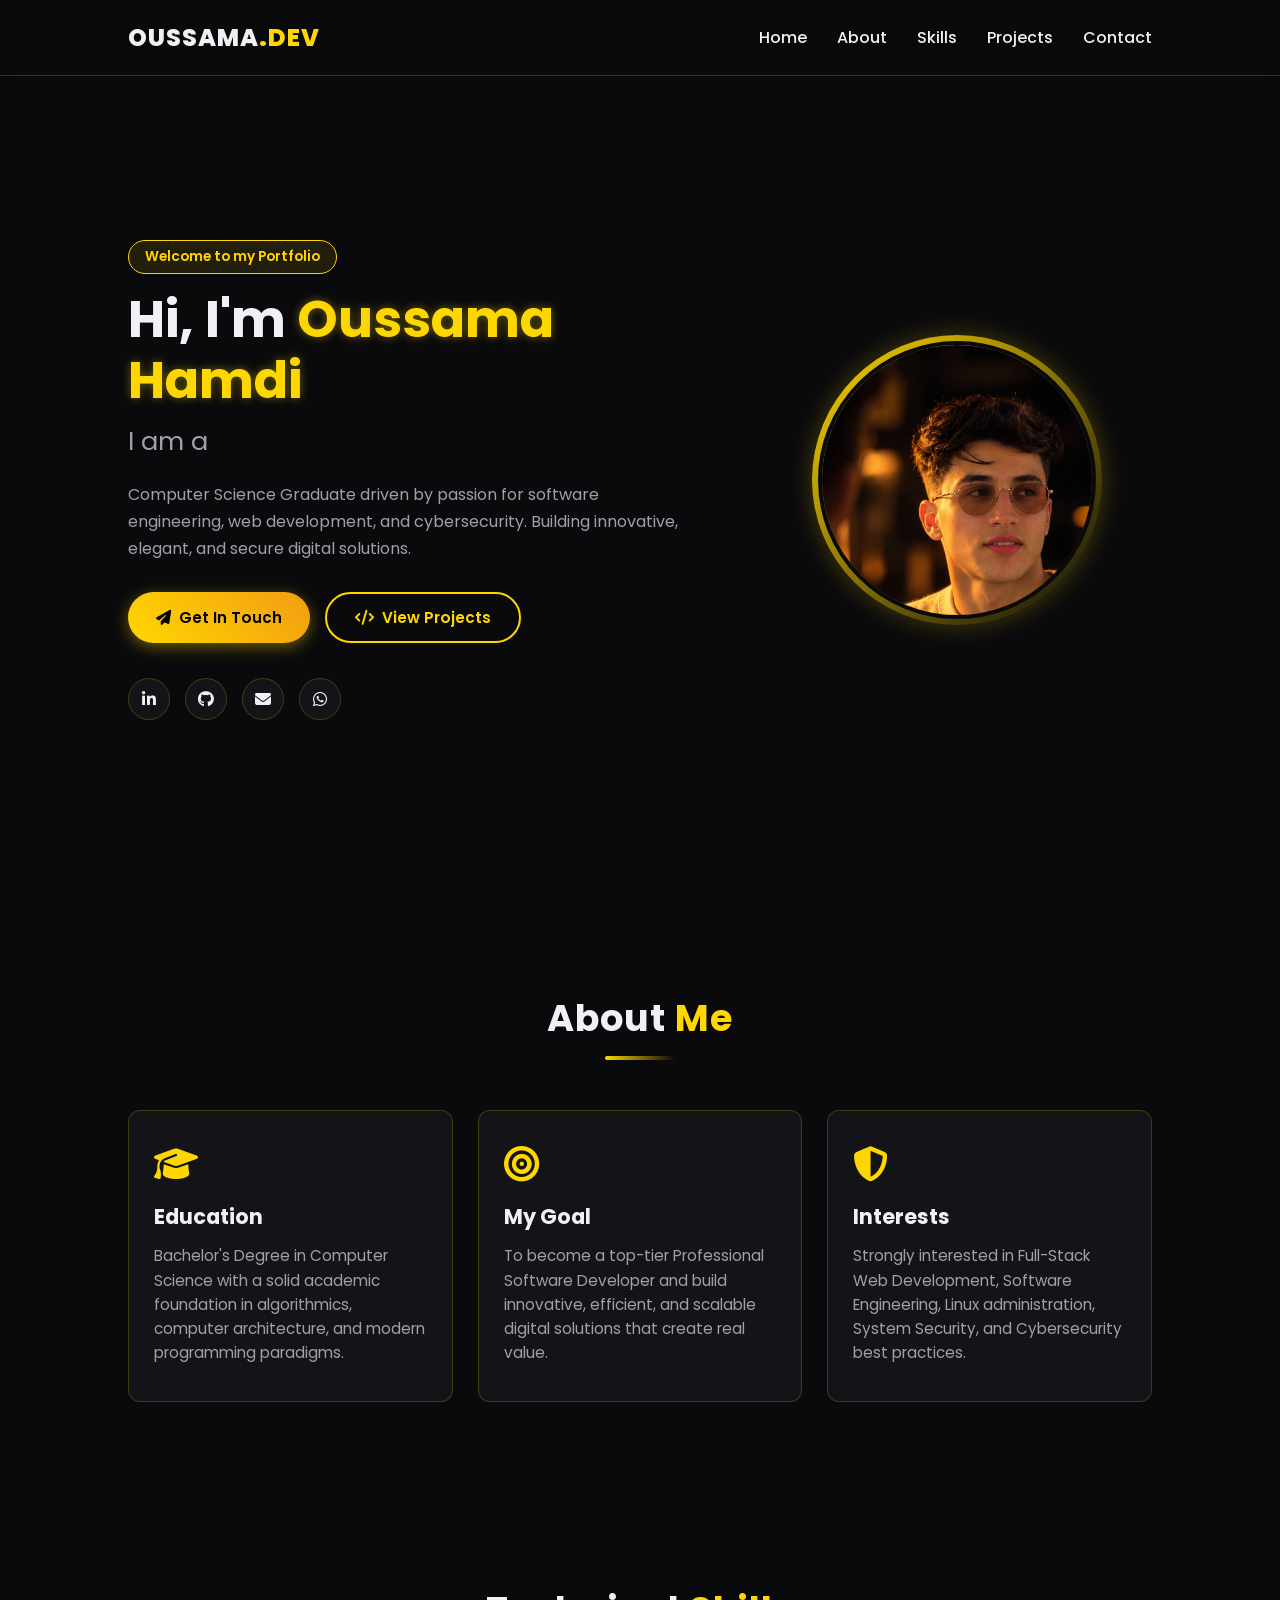
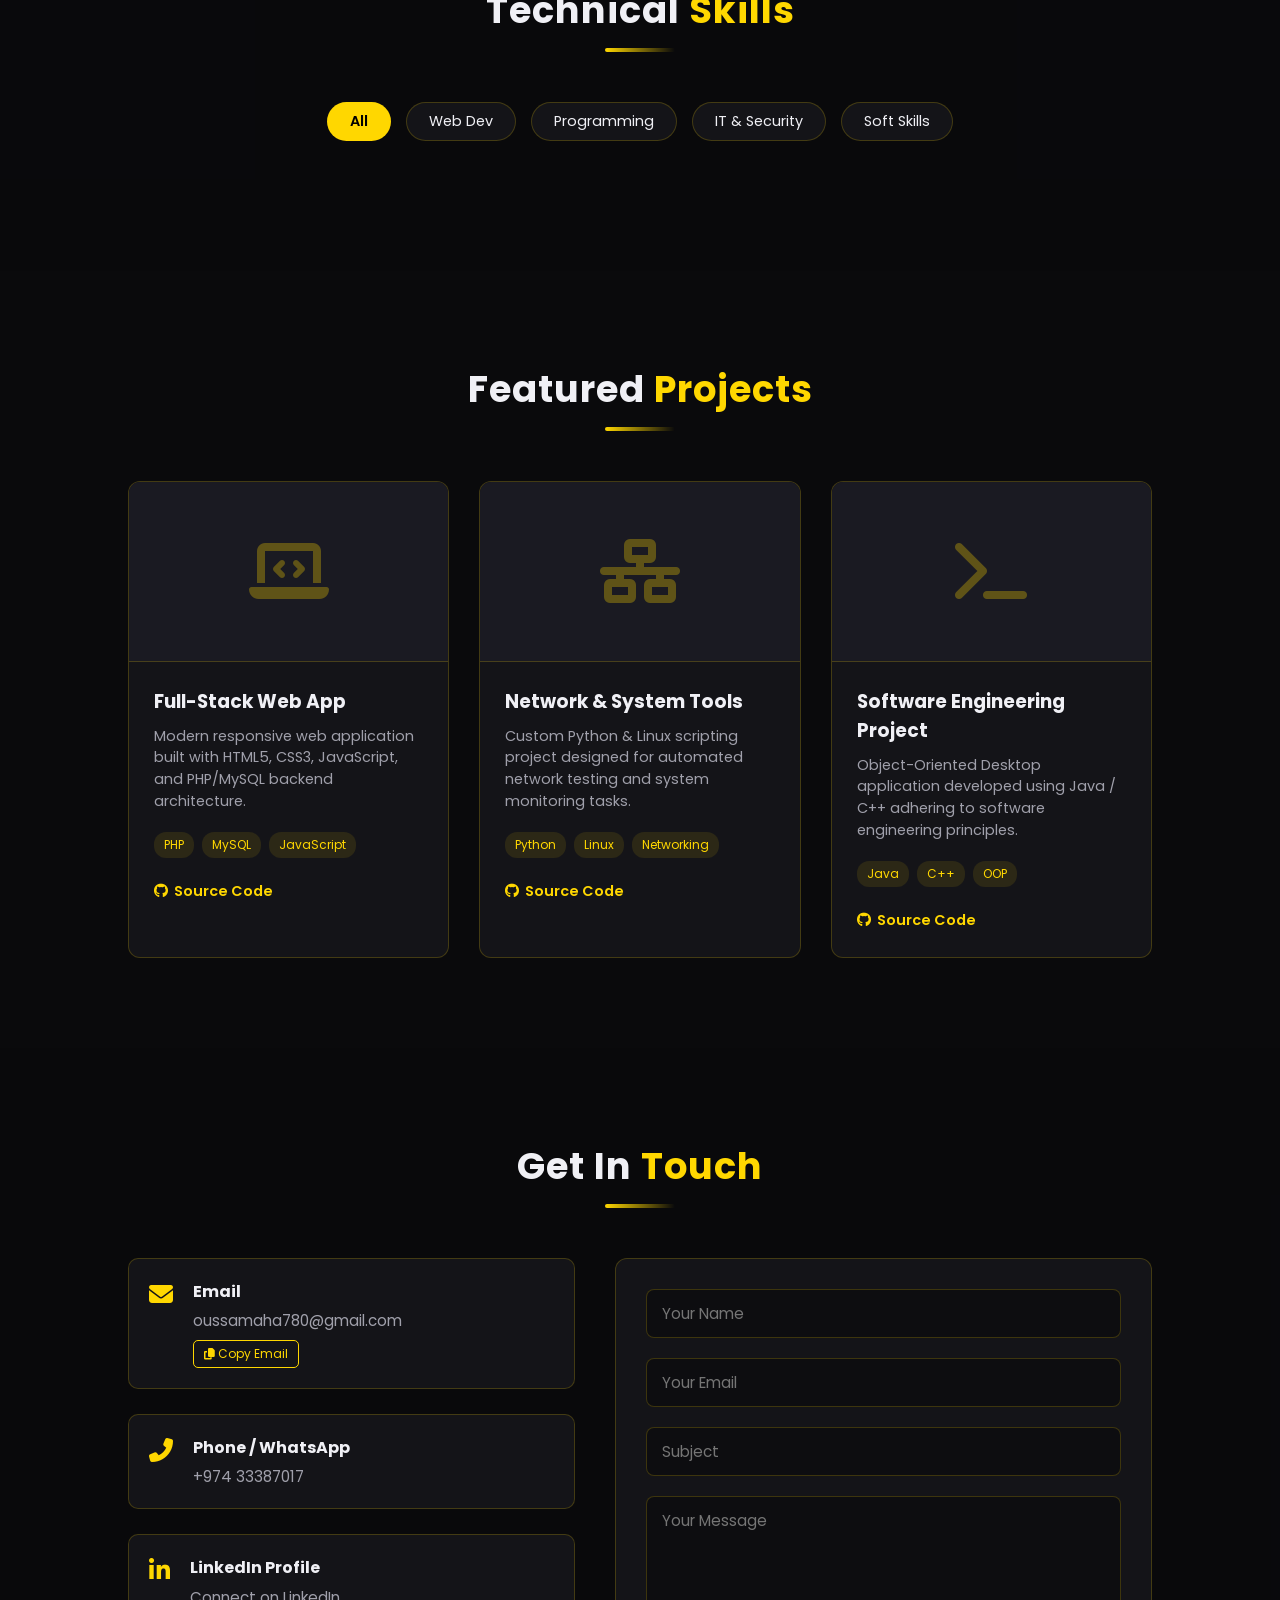
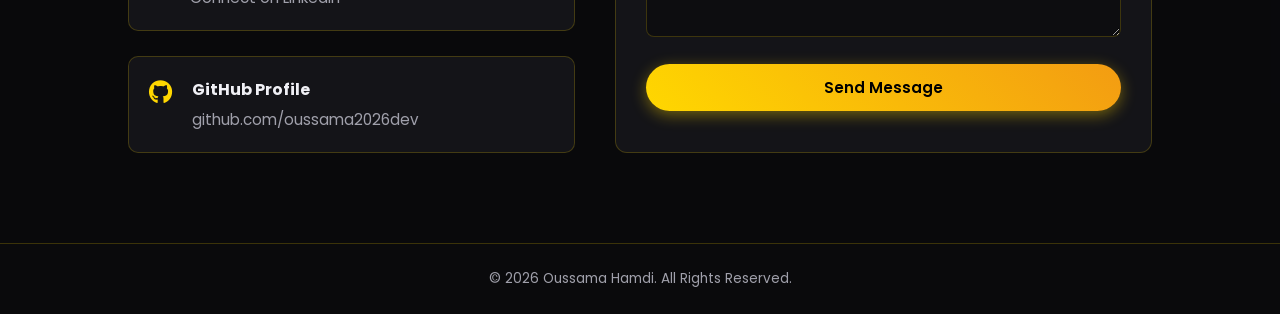
<file: index.html>
<!DOCTYPE html>
<html lang="en">
<head>
    <meta charset="UTF-8">
    <meta name="viewport" content="width=device-width, initial-scale=1.0">
    <title>Oussama Hamdi | Software & Web Developer Portfolio</title>
    <!-- FontAwesome Icons -->
    <link rel="stylesheet" href="https://cdnjs.cloudflare.com/ajax/libs/font-awesome/6.4.0/css/all.min.css">
    <!-- Google Fonts -->
    <link href="https://fonts.googleapis.com/css2?family=Poppins:wght@300;400;500;600;700;800&family=Cairo:wght@400;700&display=swap" rel="stylesheet">
    <!-- CSS Link -->
    <link rel="stylesheet" href="style.css">
</head>
<body>

    <!-- Particle Animation Canvas -->
    <canvas id="bg-canvas"></canvas>

    <!-- Navigation Bar -->
    <nav class="navbar">
        <div class="logo">OUSSAMA<span>.DEV</span></div>
        <ul class="nav-links">
            <li><a href="#hero">Home</a></li>
            <li><a href="#about">About</a></li>
            <li><a href="#skills">Skills</a></li>
            <li><a href="#projects">Projects</a></li>
            <li><a href="#contact">Contact</a></li>
        </ul>
        <div class="menu-toggle" id="mobile-menu">
            <i class="fas fa-bars"></i>
        </div>
    </nav>

    <!-- Hero Section -->
    <section id="hero" class="hero">
        <div class="hero-container">
            <div class="hero-content">
                <span class="badge">Welcome to my Portfolio</span>
                <h1>Hi, I'm <span class="gold-text">Oussama Hamdi</span></h1>
                <h2 class="typing-container">
                    I am a <span class="typing-text" id="typewriter"></span><span class="cursor"> </span>
                </h2>
                <p>Computer Science Graduate driven by passion for software engineering, web development, and cybersecurity. Building innovative, elegant, and secure digital solutions.</p>
                
                <div class="hero-btns">
                    <a href="#contact" class="btn btn-primary"><i class="fas fa-paper-plane"></i> Get In Touch</a>
                    <a href="#projects" class="btn btn-outline"><i class="fas fa-code"></i> View Projects</a>
                </div>

                <div class="social-links">
                    <a href="https://www.linkedin.com/in/oussama-hamdi-a90a05418" target="_blank" title="LinkedIn"><i class="fab fa-linkedin-in"></i></a>
                    <a href="https://github.com/oussama2026dev" target="_blank" title="GitHub"><i class="fab fa-github"></i></a>
                    <a href="mailto:oussamaha780@gmail.com" title="Email"><i class="fas fa-envelope"></i></a>
                    <a href="https://wa.me/97433387017" target="_blank" title="WhatsApp"><i class="fab fa-whatsapp"></i></a>
                </div>
            </div>

            <!-- Profile Image Section -->
            <div class="hero-image-box">
                <div class="image-wrapper">
                    <!-- تم دمج صورتك الشخصية هنا -->
                    <img id="profile-img" src="profilee.jpg" alt=" ">
                   
                        
                    </label>
                    <input type="file" id="image-upload" accept="image/*" style="display: none;">
                </div>
            </div>
        </div>
    </section>

    <!-- About Section -->
    <section id="about" class="section">
        <div class="section-title">
            <h2>About <span>Me</span></h2>
            <div class="title-underline"></div>
        </div>
        <div class="about-grid">
            <div class="about-card highlight">
                <i class="fas fa-graduation-cap icon"></i>
                <h3>Education</h3>
                <p>Bachelor's Degree in Computer Science with a solid academic foundation in algorithmics, computer architecture, and modern programming paradigms.</p>
            </div>
            <div class="about-card highlight">
                <i class="fas fa-bullseye icon"></i>
                <h3>My Goal</h3>
                <p>To become a top-tier Professional Software Developer and build innovative, efficient, and scalable digital solutions that create real value.</p>
            </div>
            <div class="about-card highlight">
                <i class="fas fa-shield-alt icon"></i>
                <h3>Interests</h3>
                <p>Strongly interested in Full-Stack Web Development, Software Engineering, Linux administration, System Security, and Cybersecurity best practices.</p>
            </div>
        </div>
    </section>

    <!-- Skills Section -->
    <section id="skills" class="section dark-bg">
        <div class="section-title">
            <h2>Technical <span>Skills</span></h2>
            <div class="title-underline"></div>
        </div>

        <div class="skills-filter">
            <button class="filter-btn active" data-filter="all">All</button>
            <button class="filter-btn" data-filter="web">Web Dev</button>
            <button class="filter-btn" data-filter="prog">Programming</button>
            <button class="filter-btn" data-filter="it">IT & Security</button>
            <button class="filter-btn" data-filter="soft">Soft Skills</button>
        </div>

        <div class="skills-grid" id="skills-container"></div>
    </section>

    <!-- Projects Section -->
    <section id="projects" class="section">
        <div class="section-title">
            <h2>Featured <span>Projects</span></h2>
            <div class="title-underline"></div>
        </div>
        <div class="projects-grid">
            <div class="project-card">
                <div class="project-img">
                    <i class="fas fa-laptop-code placeholder-icon"></i>
                </div>
                <div class="project-info">
                    <h3>Full-Stack Web App</h3>
                    <p>Modern responsive web application built with HTML5, CSS3, JavaScript, and PHP/MySQL backend architecture.</p>
                    <div class="tags">
                        <span>PHP</span> <span>MySQL</span> <span>JavaScript</span>
                    </div>
                    <div class="project-links">
                        <a href="https://github.com/oussama2026dev" target="_blank"><i class="fab fa-github"></i> Source Code</a>
                    </div>
                </div>
            </div>

            <div class="project-card">
                <div class="project-img">
                    <i class="fas fa-network-wired placeholder-icon"></i>
                </div>
                <div class="project-info">
                    <h3>Network & System Tools</h3>
                    <p>Custom Python & Linux scripting project designed for automated network testing and system monitoring tasks.</p>
                    <div class="tags">
                        <span>Python</span> <span>Linux</span> <span>Networking</span>
                    </div>
                    <div class="project-links">
                        <a href="https://github.com/oussama2026dev" target="_blank"><i class="fab fa-github"></i> Source Code</a>
                    </div>
                </div>
            </div>

            <div class="project-card">
                <div class="project-img">
                    <i class="fas fa-terminal placeholder-icon"></i>
                </div>
                <div class="project-info">
                    <h3>Software Engineering Project</h3>
                    <p>Object-Oriented Desktop application developed using Java / C++ adhering to software engineering principles.</p>
                    <div class="tags">
                        <span>Java</span> <span>C++</span> <span>OOP</span>
                    </div>
                    <div class="project-links">
                        <a href="https://github.com/oussama2026dev" target="_blank"><i class="fab fa-github"></i> Source Code</a>
                    </div>
                </div>
            </div>
        </div>
    </section>

    <!-- Contact Section -->
    <section id="contact" class="section dark-bg">
        <div class="section-title">
            <h2>Get In <span>Touch</span></h2>
            <div class="title-underline"></div>
        </div>
        <div class="contact-wrapper">
            <div class="contact-info">
                <div class="contact-item">
                    <i class="fas fa-envelope icon"></i>
                    <div>
                        <h4>Email</h4>
                        <p id="email-text">oussamaha780@gmail.com</p>
                        <button class="copy-btn" onclick="copyEmail()"><i class="fas fa-copy"></i> Copy Email</button>
                    </div>
                </div>

                <div class="contact-item">
                    <i class="fas fa-phone-alt icon"></i>
                    <div>
                        <h4>Phone / WhatsApp</h4>
                        <p>+974 33387017</p>
                    </div>
                </div>

                <div class="contact-item">
                    <i class="fab fa-linkedin-in icon"></i>
                    <div>
                        <h4>LinkedIn Profile</h4>
                        <a href="https://www.linkedin.com/in/oussama-hamdi-a90a05418" target="_blank">Connect on LinkedIn</a>
                    </div>
                </div>

                <div class="contact-item">
                    <i class="fab fa-github icon"></i>
                    <div>
                        <h4>GitHub Profile</h4>
                        <a href="https://github.com/oussama2026dev" target="_blank">github.com/oussama2026dev</a>
                    </div>
                </div>
            </div>
<form class="contact-form" action="https://formspree.io/f/xnppgrle" method="POST">
               <div class="form-group">
    <input type="text" name="name" placeholder="Your Name" required>
</div>

<div class="form-group">
    <input type="email" name="email" placeholder="Your Email" required>
</div>

<div class="form-group">
    <input type="text" name="subject" placeholder="Subject" required>
</div>

<div class="form-group">
    <textarea name="message" rows="5" placeholder="Your Message" required></textarea>
</div>

<button type="submit" class="btn btn-primary full-width" id="submit-btn">
    Send Message
</button>

<p id="form-status"></p>

            </form>
        </div>
    </section>

    <!-- Footer -->
    <footer>
        <p>© 2026 Oussama Hamdi. All Rights Reserved.</p>
    </footer>

    <!-- JS Link -->
    <script src="script.js"></script>
</body>
</html>
</file>
<file: style.css>
/* Color Palette: Deep Black & Premium Neon Gold */
:root {
    --bg-dark: #0a0a0c;
    --bg-card: #141418;
    --bg-card-hover: #1e1e24;
    --gold-primary: #ffd700;
    --gold-accent: #f39c12;
    --gold-glow: rgba(255, 215, 0, 0.4);
    --text-main: #f0f0f5;
    --text-muted: #a0a0ab;
    --border-color: rgba(255, 215, 0, 0.2);
    --transition: all 0.3s ease;
}

* {
    margin: 0;
    padding: 0;
    box-sizing: border-box;
    font-family: 'Poppins', 'Cairo', sans-serif;
    scroll-behavior: smooth;
}

body {
    background-color: var(--bg-dark);
    color: var(--text-main);
    overflow-x: hidden;
    position: relative;
}

#bg-canvas {
    position: fixed;
    top: 0;
    left: 0;
    width: 100vw;
    height: 100vh;
    z-index: -1;
    pointer-events: none;
}

.gold-text {
    color: var(--gold-primary);
    text-shadow: 0 0 10px var(--gold-glow);
}

.section {
    padding: 90px 10%;
}

.dark-bg {
    background-color: rgba(10, 10, 12, 0.85);
}

.section-title {
    text-align: center;
    margin-bottom: 50px;
}

.section-title h2 {
    font-size: 2.3rem;
    font-weight: 700;
    letter-spacing: 1px;
}

.section-title h2 span {
    color: var(--gold-primary);
}

.title-underline {
    width: 70px;
    height: 4px;
    background: linear-gradient(90deg, var(--gold-primary), transparent);
    margin: 10px auto 0;
    border-radius: 2px;
}

/* Navbar */
.navbar {
    display: flex;
    justify-content: space-between;
    align-items: center;
    padding: 20px 10%;
    position: fixed;
    width: 100%;
    top: 0;
    left: 0;
    z-index: 1000;
    background: rgba(10, 10, 12, 0.9);
    backdrop-filter: blur(10px);
    border-bottom: 1px solid var(--border-color);
}

.logo {
    font-size: 1.5rem;
    font-weight: 800;
    letter-spacing: 1px;
}

.logo span {
    color: var(--gold-primary);
}

.nav-links {
    display: flex;
    list-style: none;
    gap: 30px;
}

.nav-links a {
    color: var(--text-main);
    text-decoration: none;
    font-weight: 500;
    transition: var(--transition);
}

.nav-links a:hover {
    color: var(--gold-primary);
}

.menu-toggle {
    display: none;
    font-size: 1.5rem;
    cursor: pointer;
    color: var(--gold-primary);
}

/* Hero Section */
.hero {
    min-height: 100vh;
    display: flex;
    align-items: center;
    padding: 120px 10% 60px;
}

.hero-container {
    display: grid;
    grid-template-columns: 1.2fr 0.8fr;
    gap: 50px;
    align-items: center;
    width: 100%;
}

.badge {
    display: inline-block;
    padding: 6px 16px;
    background: rgba(255, 215, 0, 0.1);
    color: var(--gold-primary);
    border: 1px solid var(--gold-primary);
    border-radius: 20px;
    font-size: 0.85rem;
    font-weight: 600;
    margin-bottom: 15px;
}

.hero-content h1 {
    font-size: 3.2rem;
    line-height: 1.2;
    margin-bottom: 10px;
}

.typing-container {
    font-size: 1.6rem;
    color: var(--text-muted);
    font-weight: 400;
    margin-bottom: 20px;
}

.typing-text {
    color: var(--gold-primary);
    font-weight: 600;
}

.cursor {
    display: inline-block;
    background-color: var(--gold-primary);
    width: 2px;
    animation: blink 1s infinite;
}

@keyframes blink {
    0%, 100% { opacity: 1; }
    50% { opacity: 0; }
}

.hero-content p {
    color: var(--text-muted);
    font-size: 1rem;
    line-height: 1.7;
    margin-bottom: 30px;
    max-width: 550px;
}

.hero-btns {
    display: flex;
    gap: 15px;
    margin-bottom: 35px;
}

.btn {
    padding: 12px 28px;
    border-radius: 30px;
    text-decoration: none;
    font-weight: 600;
    font-size: 0.95rem;
    transition: var(--transition);
    cursor: pointer;
    display: inline-flex;
    align-items: center;
    gap: 8px;
    border: none;
}

.btn-primary {
    background: linear-gradient(45deg, var(--gold-primary), var(--gold-accent));
    color: #000;
    box-shadow: 0 4px 15px var(--gold-glow);
}

.btn-primary:hover {
    transform: translateY(-3px);
    box-shadow: 0 6px 20px rgba(255, 215, 0, 0.6);
}

.btn-outline {
    background: transparent;
    color: var(--gold-primary);
    border: 2px solid var(--gold-primary);
}

.btn-outline:hover {
    background: rgba(255, 215, 0, 0.1);
    transform: translateY(-3px);
}

.social-links {
    display: flex;
    gap: 15px;
}

.social-links a {
    width: 42px;
    height: 42px;
    border-radius: 50%;
    background: var(--bg-card);
    border: 1px solid var(--border-color);
    color: var(--text-main);
    display: flex;
    align-items: center;
    justify-content: center;
    text-decoration: none;
    transition: var(--transition);
}

.social-links a:hover {
    color: var(--gold-primary);
    border-color: var(--gold-primary);
    transform: translateY(-3px);
    box-shadow: 0 0 15px var(--gold-glow);
}

/* Image Wrapper with Gold Glow */
.hero-image-box {
    display: flex;
    justify-content: center;
}

.image-wrapper {
    position: relative;
    width: 290px;
    height: 290px;
    border-radius: 50%;
    padding: 6px;
    background: linear-gradient(135deg, var(--gold-primary), transparent);
    box-shadow: 0 0 25px rgba(255, 215, 0, 0.25);
}

.image-wrapper img {
    width: 100%;
    height: 100%;
    object-fit: cover;
    object-position: center 15%;
    border-radius: 50%;
    border: 4px solid var(--bg-dark);
}

.upload-badge {
    position: absolute;
    bottom: 12px;
    right: 12px;
    background: var(--gold-primary);
    color: #000;
    width: 42px;
    height: 42px;
    border-radius: 50%;
    display: flex;
    align-items: center;
    justify-content: center;
    cursor: pointer;
    box-shadow: 0 4px 10px rgba(0, 0, 0, 0.5);
    transition: var(--transition);
}

.upload-badge:hover {
    transform: scale(1.15);
}

/* About Section */
.about-grid {
    display: grid;
    grid-template-columns: repeat(auto-fit, minmax(280px, 1fr));
    gap: 25px;
}

.about-card {
    background: var(--bg-card);
    padding: 35px 25px;
    border-radius: 12px;
    border: 1px solid var(--border-color);
    transition: var(--transition);
}

.about-card:hover {
    transform: translateY(-8px);
    border-color: var(--gold-primary);
    box-shadow: 0 8px 25px rgba(255, 215, 0, 0.1);
}

.about-card .icon {
    font-size: 2.2rem;
    color: var(--gold-primary);
    margin-bottom: 20px;
}

.about-card h3 {
    margin-bottom: 12px;
    font-size: 1.3rem;
}

.about-card p {
    color: var(--text-muted);
    font-size: 0.95rem;
    line-height: 1.6;
}

/* Skills Section */
.skills-filter {
    display: flex;
    justify-content: center;
    gap: 15px;
    margin-bottom: 40px;
    flex-wrap: wrap;
}

.filter-btn {
    padding: 8px 22px;
    background: var(--bg-card);
    border: 1px solid var(--border-color);
    color: var(--text-main);
    border-radius: 20px;
    cursor: pointer;
    font-size: 0.9rem;
    transition: var(--transition);
}

.filter-btn.active, .filter-btn:hover {
    background: var(--gold-primary);
    color: #000;
    font-weight: 600;
}

.skills-grid {
    display: grid;
    grid-template-columns: repeat(auto-fill, minmax(180px, 1fr));
    gap: 20px;
}

.skill-card {
    background: var(--bg-card);
    padding: 20px;
    border-radius: 10px;
    border: 1px solid var(--border-color);
    display: flex;
    align-items: center;
    gap: 15px;
    transition: var(--transition);
}

.skill-card:hover {
    border-color: var(--gold-primary);
    background: var(--bg-card-hover);
    transform: scale(1.03);
}

.skill-card i {
    font-size: 1.8rem;
    color: var(--gold-primary);
}

.skill-card span {
    font-weight: 500;
    font-size: 0.95rem;
}

/* Projects Grid */
.projects-grid {
    display: grid;
    grid-template-columns: repeat(auto-fit, minmax(300px, 1fr));
    gap: 30px;
}

.project-card {
    background: var(--bg-card);
    border-radius: 12px;
    overflow: hidden;
    border: 1px solid var(--border-color);
    transition: var(--transition);
}

.project-card:hover {
    transform: translateY(-8px);
    border-color: var(--gold-primary);
}

.project-img {
    height: 180px;
    background: #1a1a22;
    display: flex;
    align-items: center;
    justify-content: center;
    border-bottom: 1px solid var(--border-color);
}

.placeholder-icon {
    font-size: 4rem;
    color: rgba(255, 215, 0, 0.3);
}

.project-info {
    padding: 25px;
}

.project-info h3 {
    margin-bottom: 10px;
}

.project-info p {
    color: var(--text-muted);
    font-size: 0.9rem;
    line-height: 1.5;
    margin-bottom: 20px;
}

.tags {
    display: flex;
    gap: 8px;
    margin-bottom: 20px;
    flex-wrap: wrap;
}

.tags span {
    background: rgba(255, 215, 0, 0.1);
    color: var(--gold-primary);
    font-size: 0.75rem;
    padding: 4px 10px;
    border-radius: 12px;
}

.project-links a {
    color: var(--gold-primary);
    text-decoration: none;
    font-size: 0.9rem;
    font-weight: 600;
    display: inline-flex;
    align-items: center;
    gap: 6px;
}

/* Contact Wrapper */
.contact-wrapper {
    display: grid;
    grid-template-columns: 1fr 1.2fr;
    gap: 40px;
}

.contact-info {
    display: flex;
    flex-direction: column;
    gap: 25px;
}

.contact-item {
    display: flex;
    gap: 20px;
    align-items: flex-start;
    background: var(--bg-card);
    padding: 20px;
    border-radius: 10px;
    border: 1px solid var(--border-color);
}

.contact-item .icon {
    font-size: 1.5rem;
    color: var(--gold-primary);
    margin-top: 3px;
}

.contact-item h4 {
    margin-bottom: 5px;
}

.contact-item p, .contact-item a {
    color: var(--text-muted);
    text-decoration: none;
    font-size: 0.95rem;
}

.copy-btn {
    margin-top: 8px;
    background: transparent;
    border: 1px solid var(--gold-primary);
    color: var(--gold-primary);
    padding: 4px 10px;
    border-radius: 5px;
    font-size: 0.75rem;
    cursor: pointer;
    transition: var(--transition);
}

.copy-btn:hover {
    background: var(--gold-primary);
    color: #000;
}

.contact-form {
    background: var(--bg-card);
    padding: 30px;
    border-radius: 12px;
    border: 1px solid var(--border-color);
}

.form-group {
    margin-bottom: 20px;
}

.form-group input, .form-group textarea {
    width: 100%;
    padding: 12px 15px;
    background: #0d0d10;
    border: 1px solid var(--border-color);
    border-radius: 8px;
    color: var(--text-main);
    font-size: 0.95rem;
    outline: none;
    transition: var(--transition);
}

.form-group input:focus, .form-group textarea:focus {
    border-color: var(--gold-primary);
    box-shadow: 0 0 8px var(--gold-glow);
}

.full-width {
    width: 100%;
    justify-content: center;
}

/* Footer */
footer {
    text-align: center;
    padding: 25px;
    border-top: 1px solid var(--border-color);
    color: var(--text-muted);
    font-size: 0.85rem;
}

/* Mobile Responsiveness */
@media (max-width: 900px) {
    .hero-container {
        grid-template-columns: 1fr;
        text-align: center;
    }

    .hero-content p {
        margin: 0 auto 30px;
    }

    .hero-btns, .social-links {
        justify-content: center;
    }

    .contact-wrapper {
        grid-template-columns: 1fr;
    }

    .nav-links {
        display: none;
        position: absolute;
        top: 100%;
        left: 0;
        width: 100%;
        background: var(--bg-dark);
        flex-direction: column;
        padding: 20px;
        text-align: center;
        border-bottom: 1px solid var(--border-color);
    }

    .nav-links.active {
        display: flex;
    }

    .menu-toggle {
        display: block;
    }
}
</file>
